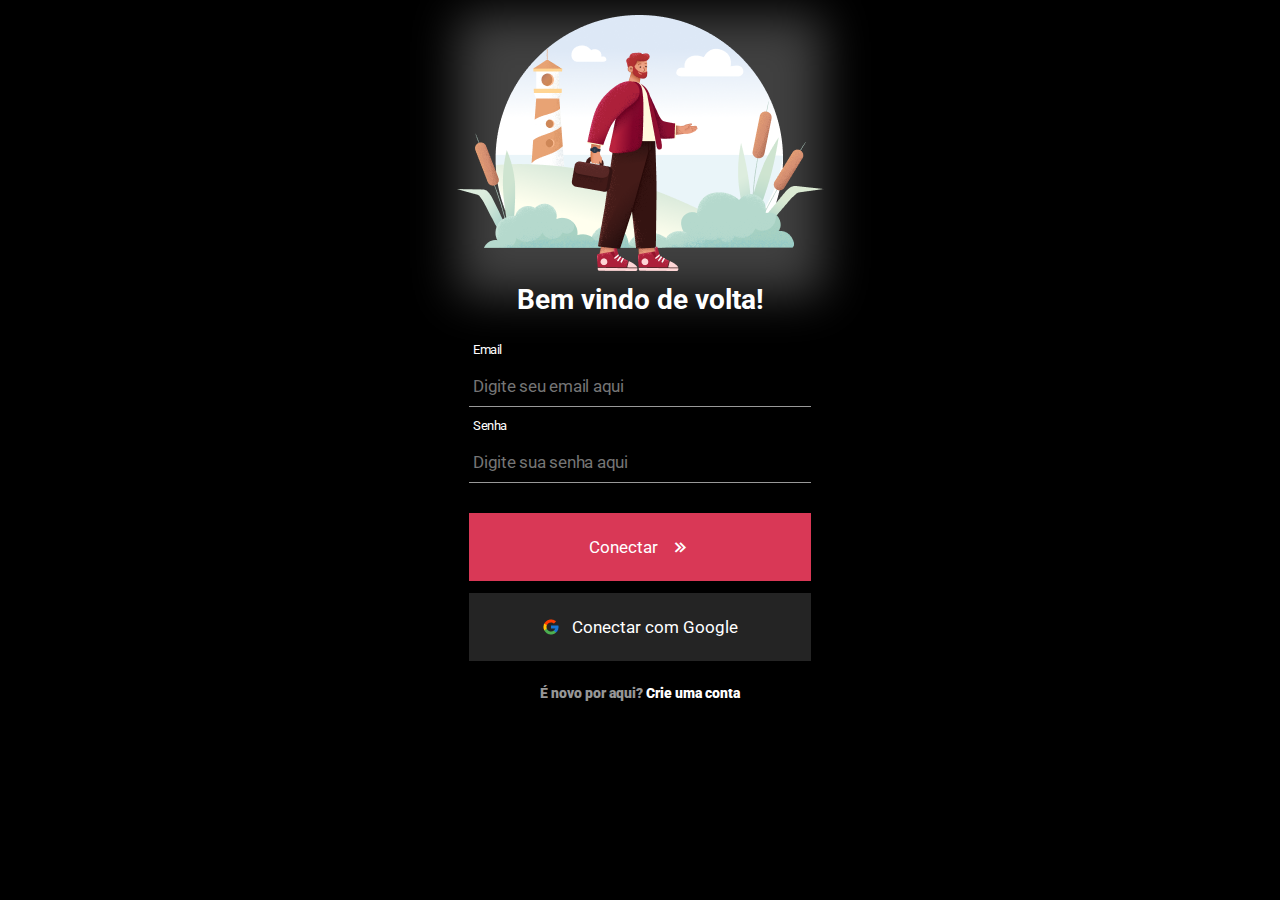
<file: index.html>
<!DOCTYPE html>
<html lang="pt-br">

<head>
    <meta charset="UTF-8">
    <meta name="viewport" content="width=device-width, initial-scale=1.0">
    <link rel="preconnect" href="https://fonts.googleapis.com">
    <link rel="preconnect" href="https://fonts.gstatic.com" crossorigin>
    <link rel="preconnect" href="https://fonts.googleapis.com">
    <link rel="preconnect" href="https://fonts.gstatic.com" crossorigin>
    <link href="https://fonts.googleapis.com/css2?family=Roboto:wght@400;700;900&display=swap" rel="stylesheet">

    <link href='https://unpkg.com/boxicons@2.1.4/css/boxicons.min.css' rel='stylesheet'>
    <link rel="stylesheet" href="style.css">
    <title>Login</title>
</head>

<body>
    <main>
        <div class="efeito"></div>
        <img src="./img/sapiens (1) 1.png" alt="Logo início">
        <h3>Bem vindo de volta!</h3>

        <div class="divinputs">
            <label>Email</label>
            <input type="email" placeholder="Digite seu email aqui">
            <label>Senha</label>
            <input type="password" placeholder="Digite sua senha aqui">
        </div>

        <button class="login">Conectar
            <i class='bx bx-chevrons-right'></i></button>
        <button class="comgoogle"> <img src="./img/icon-google.png" alt="Logo do Google"> Conectar com Google</button>
        <div class="divlink">
            <a href="./novaconta.html"> É novo por aqui? <span>Crie uma conta</span></a></h6>
        </div>
    </main>
</body>

</html>
</file>
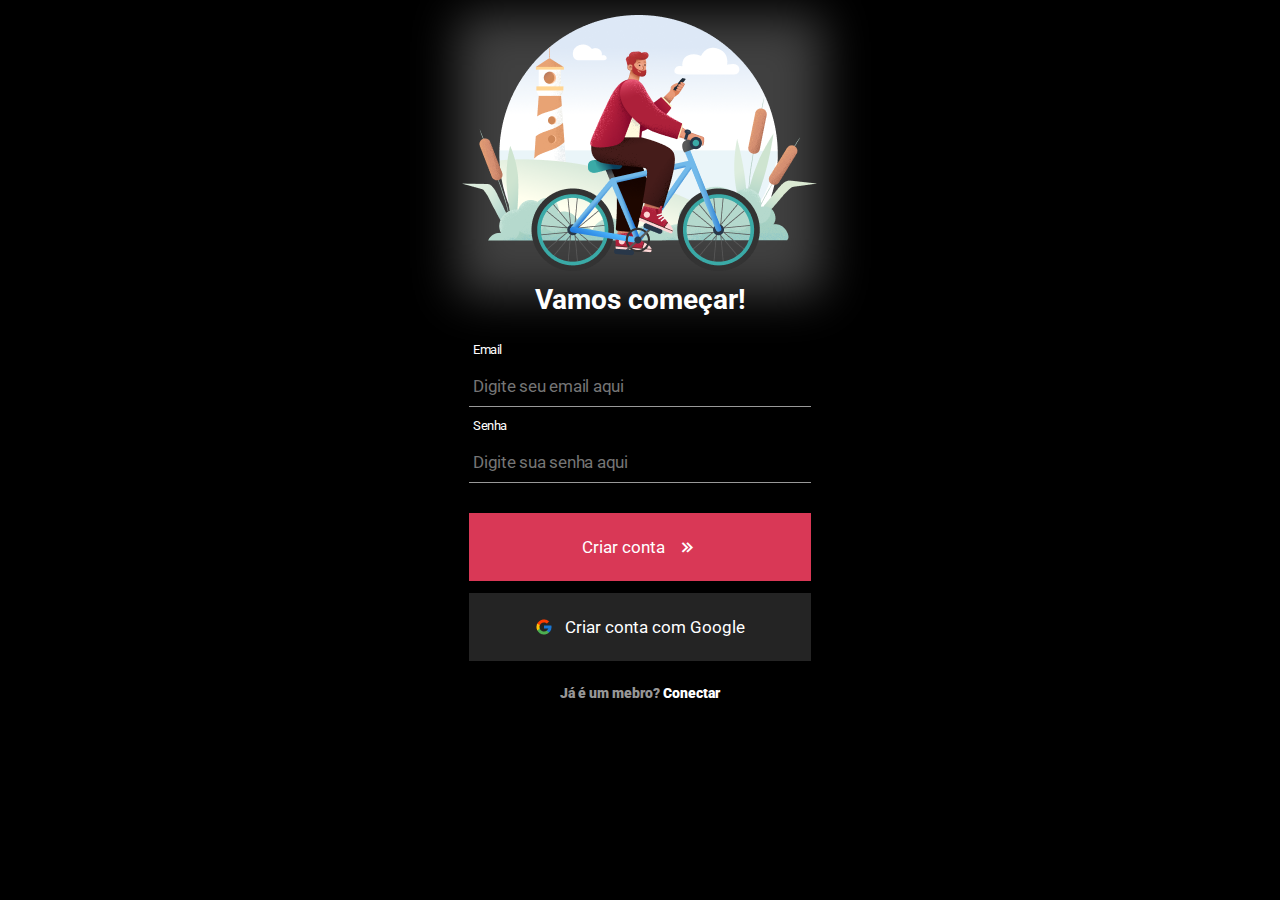
<file: novaconta.html>
<!DOCTYPE html>
<html lang="pt-br">

<head>
    <meta charset="UTF-8">
    <meta name="viewport" content="width=device-width, initial-scale=1.0">
    <link rel="preconnect" href="https://fonts.googleapis.com">
    <link rel="preconnect" href="https://fonts.gstatic.com" crossorigin>
    <link rel="preconnect" href="https://fonts.googleapis.com">
    <link rel="preconnect" href="https://fonts.gstatic.com" crossorigin>
    <link href="https://fonts.googleapis.com/css2?family=Roboto:wght@400;700;900&display=swap" rel="stylesheet">

    <link href='https://unpkg.com/boxicons@2.1.4/css/boxicons.min.css' rel='stylesheet'>
    <link rel="stylesheet" href="style.css">
    <title>Nova Conta</title>
</head>

<body>
    <main>
        <div class="efeito"></div>
        <img src="./img/sapiens 1.png" alt="Logo Nova Conta">
        <h3>Vamos começar!</h3>

        <div class="divinputs">
            <label>Email</label>
            <input type="email" placeholder="Digite seu email aqui">
            <label>Senha</label>
            <input type="password" placeholder="Digite sua senha aqui">
        </div>

        <button class="login">Criar conta
            <i class='bx bx-chevrons-right'></i></button>
        <button class="comgoogle"> <img src="./img/icon-google.png" alt="Logo do Google">Criar conta com Google</button>
        <div class="divlink">
            <a href="./index.html"> Já é um mebro? <span>Conectar </span></a>
        </div>
    </main>
</body>

</html>
</file>
<file: style.css>
* {
    margin: 0;
    padding: 0;
    box-sizing: border-box;
    font-family: "Roboto", sans-serif;
}

body {
    display: flex;
    justify-content: center;
    background-color: black;
    color: white;

}

main {
    display: flex;
    flex-direction: column;
    align-items: center;
    padding: 15px 0;
    max-width: 414px;
    gap: 12px;
    min-height: 100vh;
    font-weight: 700;
}

.efeito {
    width: 365px;
    height: 280px;
    background: #ffffff;
    position: absolute;
    z-index: -1;
    opacity: 0.25;
    filter: blur(24px);
}

h3 {
    font-size: 28px;
    text-align: center;
}

.divinputs {
    display: flex;
    flex-direction: column;
    margin-top: 1cap;
}

label {
    font-size: 13px;
    font-weight: 400;
    letter-spacing: -0.408px;
    line-height: 22px;
    margin-bottom: 4px;
    margin-left: 4px;
}

input {
    width: 342px;
    border: none;
    height: 42px;
    margin-bottom: 8px;
    background-color: transparent;
    outline: none;
    border-bottom: 1px solid rgba(255, 255, 255, 0.6);

    font-weight: 400;
    font-size: 17px;
    line-height: 20px;
    letter-spacing: -0.24px;
    color: #ffffff;
    padding: 4px;
}


button {
    color: white;
    width: 342px;
    height: 68px;
    line-height: 2px;
    border: none;
    font-size: 17px;
    display: flex;
    align-items: center;
    justify-content: center;
    font-size: 17px;
    transition: 0.2s ease-in-out;
    cursor: pointer;
    gap: 12px;
}

.login:hover {
    background-color: #dd697e;
}

button:active {
    opacity: 0.4;
}

i {
    font-size: 22px;
    line-height: 2px;
}

.login {
    background-color: #D93856;
    margin-top: 10px;
}

.comgoogle {
    background-color: rgba(255, 255, 255, 0.14);
}
.comgoogle:hover{
    background-color: rgb(102, 89, 89);
}

.divlink{
    position: relative;
    margin-top: 10px;
}
a {
    font-weight: 900;
    font-size: 14px;
    line-height: 16px;
    color: rgba(255, 255, 255, 0.6);
    text-decoration: none;
}
a::after{
    content: "";
    width: 0;
    height: 2px;
    position: absolute;
    background-color: #D93856;
    bottom: -3px;
    left: 0;
    transition: 0.4s ease-in-out;
}
a:hover::after{
    content: "";
    width: 100%;
    height: 2px;
    position: absolute;
    background-color: #D93856;
    bottom: -3px;
    left: 0;
}
span{
    color: white;
}
</file>
